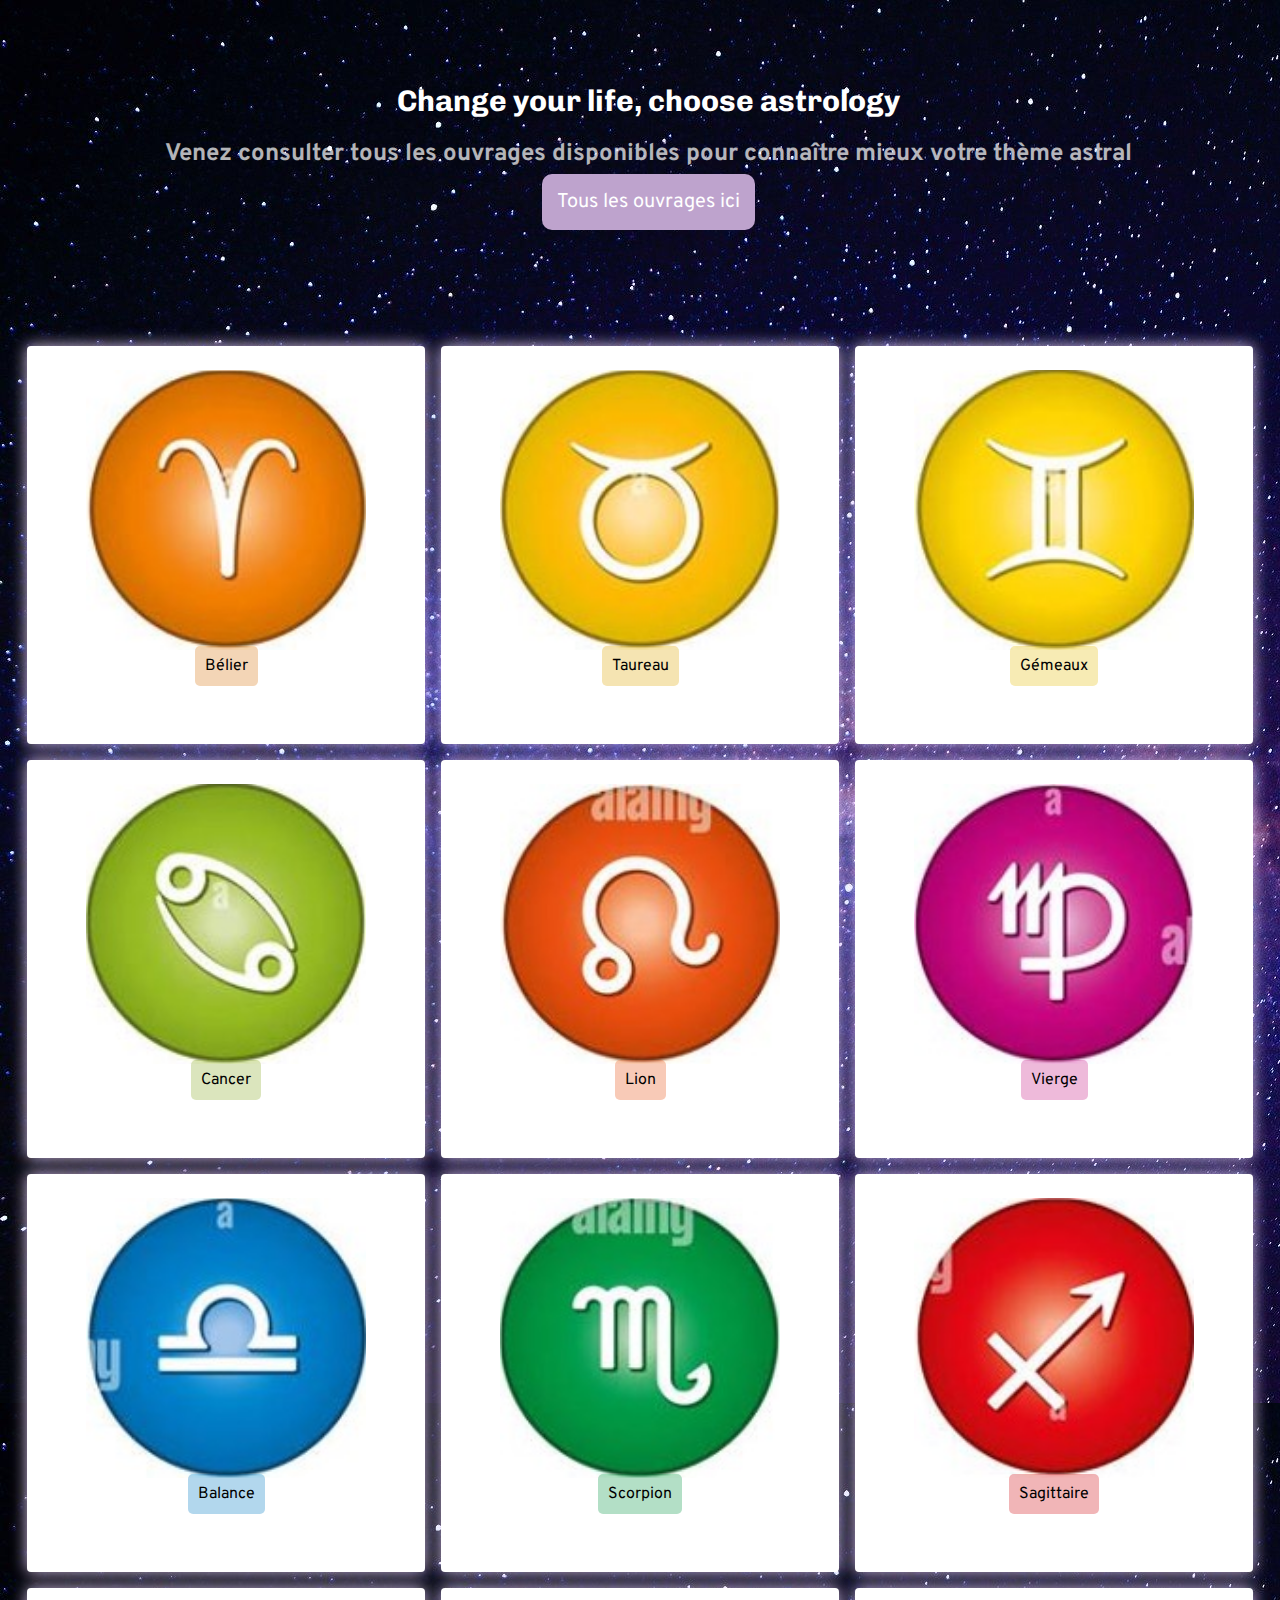
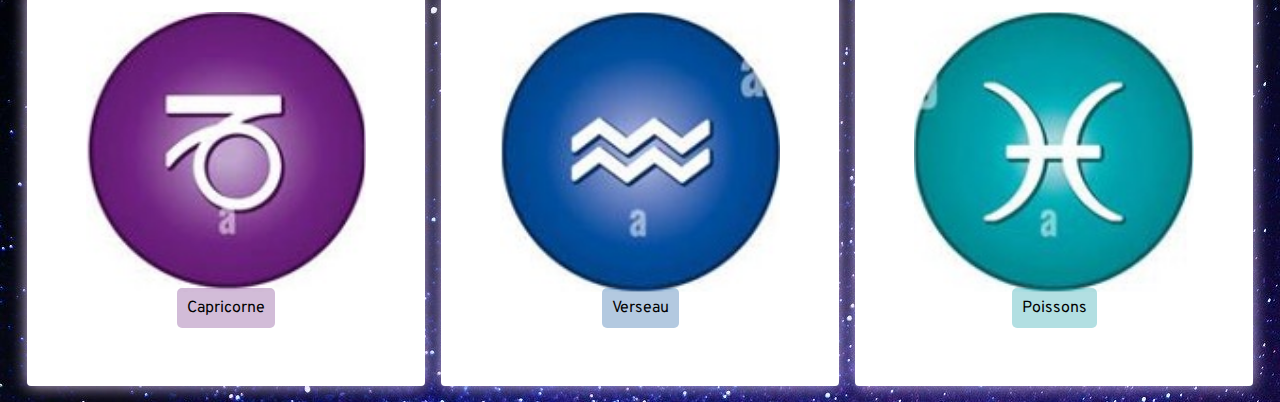
<file: index.html>
<!DOCTYPE html>
<html lang="en">
<head>
<meta charset="UTF-8">
<title>Astrologie pour les nuls</title>

<!-- Change these Google fonts with your own choice -->
<link href="https://fonts.googleapis.com/css?family=Chivo:700|Overpass:400,700&display=swap" rel="stylesheet">

<link rel="stylesheet" href="style.css">
</head>
<body>

<div id="banner">
	<h1>Change your life, choose astrology </h1>
	<h2 id="sous-titre">Venez consulter tous les ouvrages disponibles pour connaître mieux votre thème astral</h2>
	<a id=purple-bottom href="https://livre.fnac.com/l80499/Meilleures-ventes-Astrologie/Astrologie-la-suite/Esoterisme-et-Paranormal/Sciences-humaines">Tous les ouvrages ici</a>
</div>
<div id=container>
	<div class=card>
		<img src="images/Be%CC%81lier.jpg" alt="">
		<br />
		<a id=Bélier href="https://www.evozen.fr/astrologie/signes-astrologiques/belier#:~:text=Sur%20le%20plan%20affectif%2C%20le,une%20confiance%20en%20l'autre.">Bélier</a>

		
	</div>
	<div class=card>
		<img src="images/Taureau.jpg" alt="">

		<a id=Taureau href="https://www.evozen.fr/astrologie/signes-astrologiques/taureau">Taureau</a>
		
		
	</div>
	<div class=card>
		<img src="images/Ge%CC%81meaux.jpg" alt="">
		<a id=Gémeaux href="https://www.evozen.fr/astrologie/signes-astrologiques/gemeaux">Gémeaux</a>
		
	</div>
	<div class=card>
		<img src="images/Cancer.jpg" alt="">
		<a id=Cancer href="https://www.evozen.fr/astrologie/signes-astrologiques/cancer">Cancer</a>
		
		
	</div>
	<div class=card>
		<img src="images/Lion.jpg" alt="">
		<br />
		<a id=Lion href="https://www.evozen.fr/astrologie/signes-astrologiques/lion">Lion</a>
		
		
	</div>
	<div class=card>
		<img src="images/Vierge.jpg" alt="">
		<a id=Vierge href="https://www.evozen.fr/astrologie/signes-astrologiques/vierge">Vierge</a>
		
	</div>
	<div class=card>
		<img src="images/Balance.jpg" alt="">
		<a id=Balance href="https://www.evozen.fr/astrologie/signes-astrologiques/balance">Balance</a>
		
		
	</div>
	<div class=card>
		<img src="images/Scorpion.jpg" alt="">
		<a id=Scorpion href="https://www.evozen.fr/astrologie/signes-astrologiques/scorpion">Scorpion</a>
		
	</div>
	<div class=card>
		<img src="images/Sagittaire.jpg" alt="">
		<a id=Sagittaire href="https://www.evozen.fr/astrologie/signes-astrologiques/sagittaire">Sagittaire</a>
		
		
	</div>
	<div class=card>
		<img src="images/Capricorne.jpg" alt="">
		<a id=Capricorne href="https://www.evozen.fr/astrologie/signes-astrologiques/capricorne">Capricorne</a>
		
	</div>
	<div class=card>
		<img src="images/Verseau.jpg" alt="">
		<a id=Verseau href="https://www.evozen.fr/astrologie/signes-astrologiques/verseau">Verseau</a>
		
		
	</div>
	<div class=card>
		<img src="images/Poissons.jpg" alt="">
		<a id=Poissons href="https://www.evozen.fr/astrologie/signes-astrologiques/poissons">Poissons</a>
		
		
	</div>
</div>

</body>
</html>
</file>
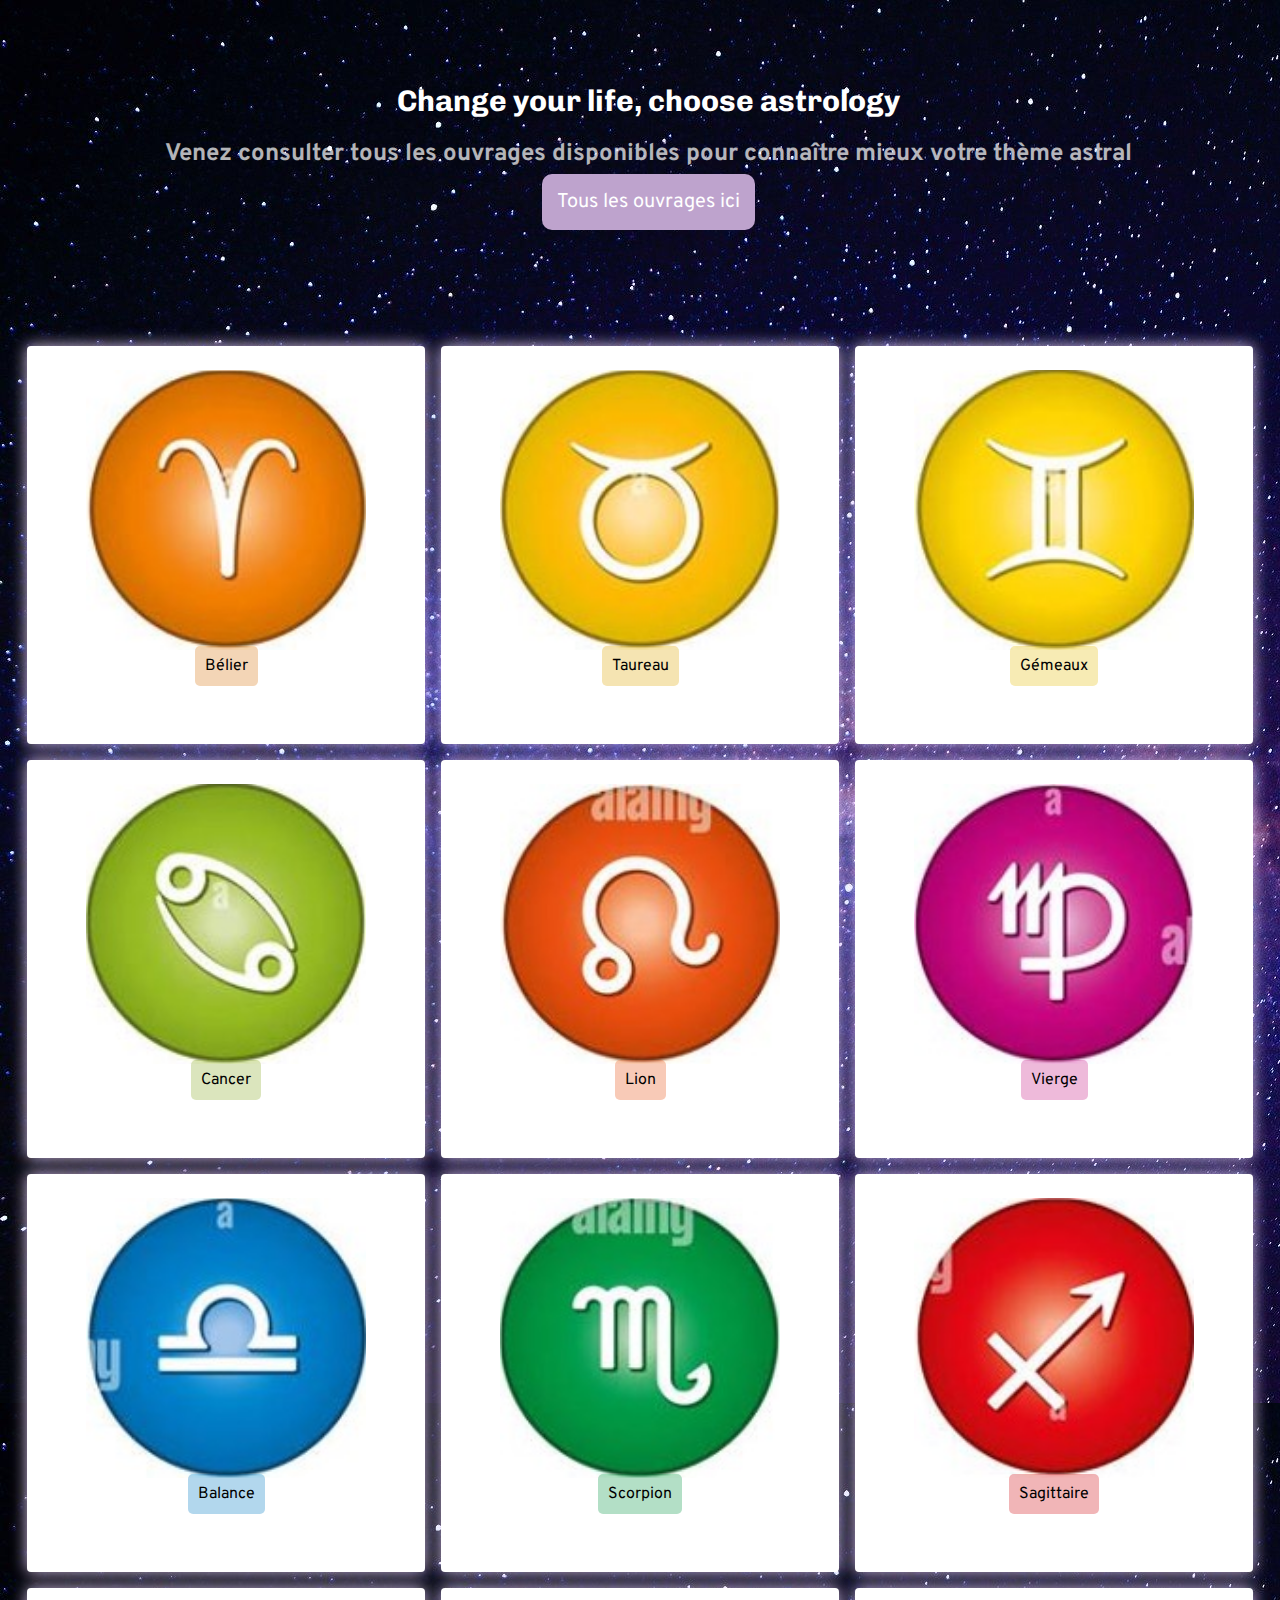
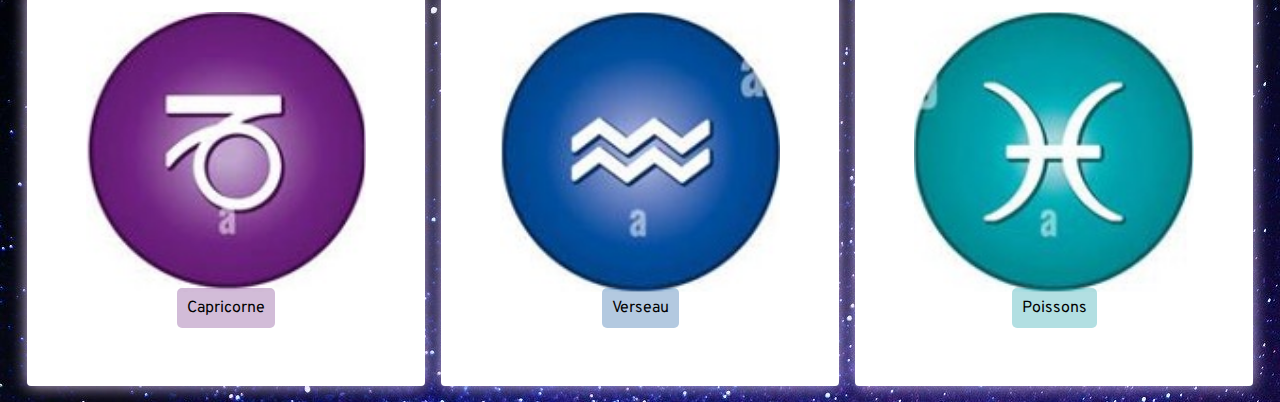
<file: landing-page.html>
<!DOCTYPE html>
<html lang="en">
<head>
<meta charset="UTF-8">
<title>Astrologie pour les nuls</title>

<!-- Change these Google fonts with your own choice -->
<link href="https://fonts.googleapis.com/css?family=Chivo:700|Overpass:400,700&display=swap" rel="stylesheet">

<link rel="stylesheet" href="style.css">
</head>
<body>

<div id="banner">
	<h1>Change your life, choose astrology </h1>
	<h2 id="sous-titre">Venez consulter tous les ouvrages disponibles pour connaître mieux votre thème astral</h2>
	<a id=purple-bottom href="https://livre.fnac.com/l80499/Meilleures-ventes-Astrologie/Astrologie-la-suite/Esoterisme-et-Paranormal/Sciences-humaines">Tous les ouvrages ici</a>
</div>
<div id=container>
	<div class=card>
		<img src="images/Be%CC%81lier.jpg" alt="">
		<br />
		<a id=Bélier href="https://www.evozen.fr/astrologie/signes-astrologiques/belier#:~:text=Sur%20le%20plan%20affectif%2C%20le,une%20confiance%20en%20l'autre.">Bélier</a>

		
	</div>
	<div class=card>
		<img src="images/Taureau.jpg" alt="">

		<a id=Taureau href="https://www.evozen.fr/astrologie/signes-astrologiques/taureau">Taureau</a>
		
		
	</div>
	<div class=card>
		<img src="images/Ge%CC%81meaux.jpg" alt="">
		<a id=Gémeaux href="https://www.evozen.fr/astrologie/signes-astrologiques/gemeaux">Gémeaux</a>
		
	</div>
	<div class=card>
		<img src="images/Cancer.jpg" alt="">
		<a id=Cancer href="https://www.evozen.fr/astrologie/signes-astrologiques/cancer">Cancer</a>
		
		
	</div>
	<div class=card>
		<img src="images/Lion.jpg" alt="">
		<br />
		<a id=Lion href="https://www.evozen.fr/astrologie/signes-astrologiques/lion">Lion</a>
		
		
	</div>
	<div class=card>
		<img src="images/Vierge.jpg" alt="">
		<a id=Vierge href="https://www.evozen.fr/astrologie/signes-astrologiques/vierge">Vierge</a>
		
	</div>
	<div class=card>
		<img src="images/Balance.jpg" alt="">
		<a id=Balance href="https://www.evozen.fr/astrologie/signes-astrologiques/balance">Balance</a>
		
		
	</div>
	<div class=card>
		<img src="images/Scorpion.jpg" alt="">
		<a id=Scorpion href="https://www.evozen.fr/astrologie/signes-astrologiques/scorpion">Scorpion</a>
		
	</div>
	<div class=card>
		<img src="images/Sagittaire.jpg" alt="">
		<a id=Sagittaire href="https://www.evozen.fr/astrologie/signes-astrologiques/sagittaire">Sagittaire</a>
		
		
	</div>
	<div class=card>
		<img src="images/Capricorne.jpg" alt="">
		<a id=Capricorne href="https://www.evozen.fr/astrologie/signes-astrologiques/capricorne">Capricorne</a>
		
	</div>
	<div class=card>
		<img src="images/Verseau.jpg" alt="">
		<a id=Verseau href="https://www.evozen.fr/astrologie/signes-astrologiques/verseau">Verseau</a>
		
		
	</div>
	<div class=card>
		<img src="images/Poissons.jpg" alt="">
		<a id=Poissons href="https://www.evozen.fr/astrologie/signes-astrologiques/poissons">Poissons</a>
		
		
	</div>
</div>

</body>
</html>
</file>
<file: style.css>
#banner {
	width: 100vw;
	height:  20vh;
	background-size: cover;
	background-position: center;
	padding:  75px 0;
	text-align: center;
}
body{
	background-image: url(images/d-voie-lactee-est-elle-visible.jpeg);
}
h1 {
	color: white;
	text-align: center;
	font-size: 30px;
	font-family: Chivo;
	margin : 0; 

}
#sous-titre {
	color: white;
	text-align:  center;
	opacity:  0.7;
	font-family:  overpass;
	font-size: 24px;
}

#purple-bottom {
	text-decoration:  none;
	color: white;
	text-align: center;
	font-family: overpass;
	font-size: 20px;
	background-color: rgba(190, 163, 205, 1.0);
 ;
	padding: 15px;
	border-radius: 10px;
	
}
#purple-bottom: hover {
	background-color: rgba(102, 28, 120, 0.3);
}
#container {
display: flex;
flex-wrap: wrap;
justify-content: center;
}

.card {
background-color: white;
width: 350px;
height: 350px;
box-shadow: 0 0 16px rgba(235,214,255, 0.9);
border-radius: 4px;
padding: 24px;
margin: 8px;
text-align: center;
font-family: Overpass;

}
.card img{
width: 80%;
height: 80%;
border-radius: 4px;
object-fit: cover;  
}

#Bélier{
	text-decoration: none;
	color:  black;
	background-color: rgba(215, 117, 14, 0.3) ;
	border-radius: 5px;
	padding: 10px;
}
#Bélier:hover{
	background-color: rgba(215, 117, 14, 1.0);
}

#Taureau{
	text-decoration: none;
	color:  black;
	background-color: rgba(223, 166, 1, 0.3) ;
	border-radius: 5px;
	padding: 10px;
}

#Taureau:hover{
		background-color: rgba(223, 166, 1, 1.0);
}
#Gémeaux{
	text-decoration: none;
	color:  black;
	background-color: rgba(229, 190, 6, 0.3) ;
	border-radius: 5px;
	padding: 10px;
}
#Gémeaux:hover{
	background-color: rgba(229, 190, 6, 1.0);
}
#Cancer{
	text-decoration: none;
	color:  black;
	background-color: rgba(136, 169, 35, 0.3);
	border-radius: 5px;
	padding: 10px;
}
#Cancer:hover{
	background-color: rgba(136, 169, 35, 1.0);
}
#Lion{
	text-decoration: none;
	color:  black;
	background-color: rgba(232, 81, 18, 0.3);
	border-radius: 5px;
	padding: 10px;
}
#Lion:hover{
	background-color: rgba(232, 81, 18, 1.0);
}
#Vierge{
	text-decoration: none;
	color:  black;
	background-color: rgba(200, 26, 132, 0.3);
	border-radius: 5px;
	padding: 10px;
}
#Vierge:hover{
	background-color: rgba(200, 26, 132, 1.0);
}
#Balance{
	text-decoration: none;
	color:  black;
	background-color: rgba(0, 122, 194, 0.3);
	border-radius: 5px;
	padding: 10px;
}
#Balance:hover{
	background-color: rgba(0, 122, 194, 1.0);
}
#Scorpion{
	text-decoration: none;
	color:  black;
	background-color: rgba(3, 149, 66, 0.3);
	border-radius: 5px;
	padding: 10px;
}
#Scorpion:hover{
	background-color: rgba(3, 149, 66, 1.0);
}
#Sagittaire{
	text-decoration: none;
	color:  black;
	background-color: rgba(210, 9, 18, 0.3);
	border-radius: 5px;
	padding: 10px;
}
#Sagittaire:hover{
	background-color: rgba(210, 9, 18, 1.0);
}
#Capricorne{
	text-decoration: none;
	color:  black;
	background-color: rgba(107, 33, 126, 0.3);
	border-radius: 5px;
	padding: 10px;
}
#Capricorne:hover{
	background-color: rgba(107, 33, 126, 1.0);
}
#Verseau{
	text-decoration: none;
	color:  black;
	background-color: rgba(2, 77, 153, 0.3);
	border-radius: 5px;
	padding: 10px;
}
#Verseau:hover{
	background-color: rgba(2, 77, 153, 1.0);
}
#Poissons{
	text-decoration: none;
	color:  black;
	background-color: rgba(0, 149, 159, 0.3);
	border-radius: 5px;
	padding: 10px;
}
#Poissons:hover{
	background-color: rgba(0, 149, 159, 1.0);
}
</file>
